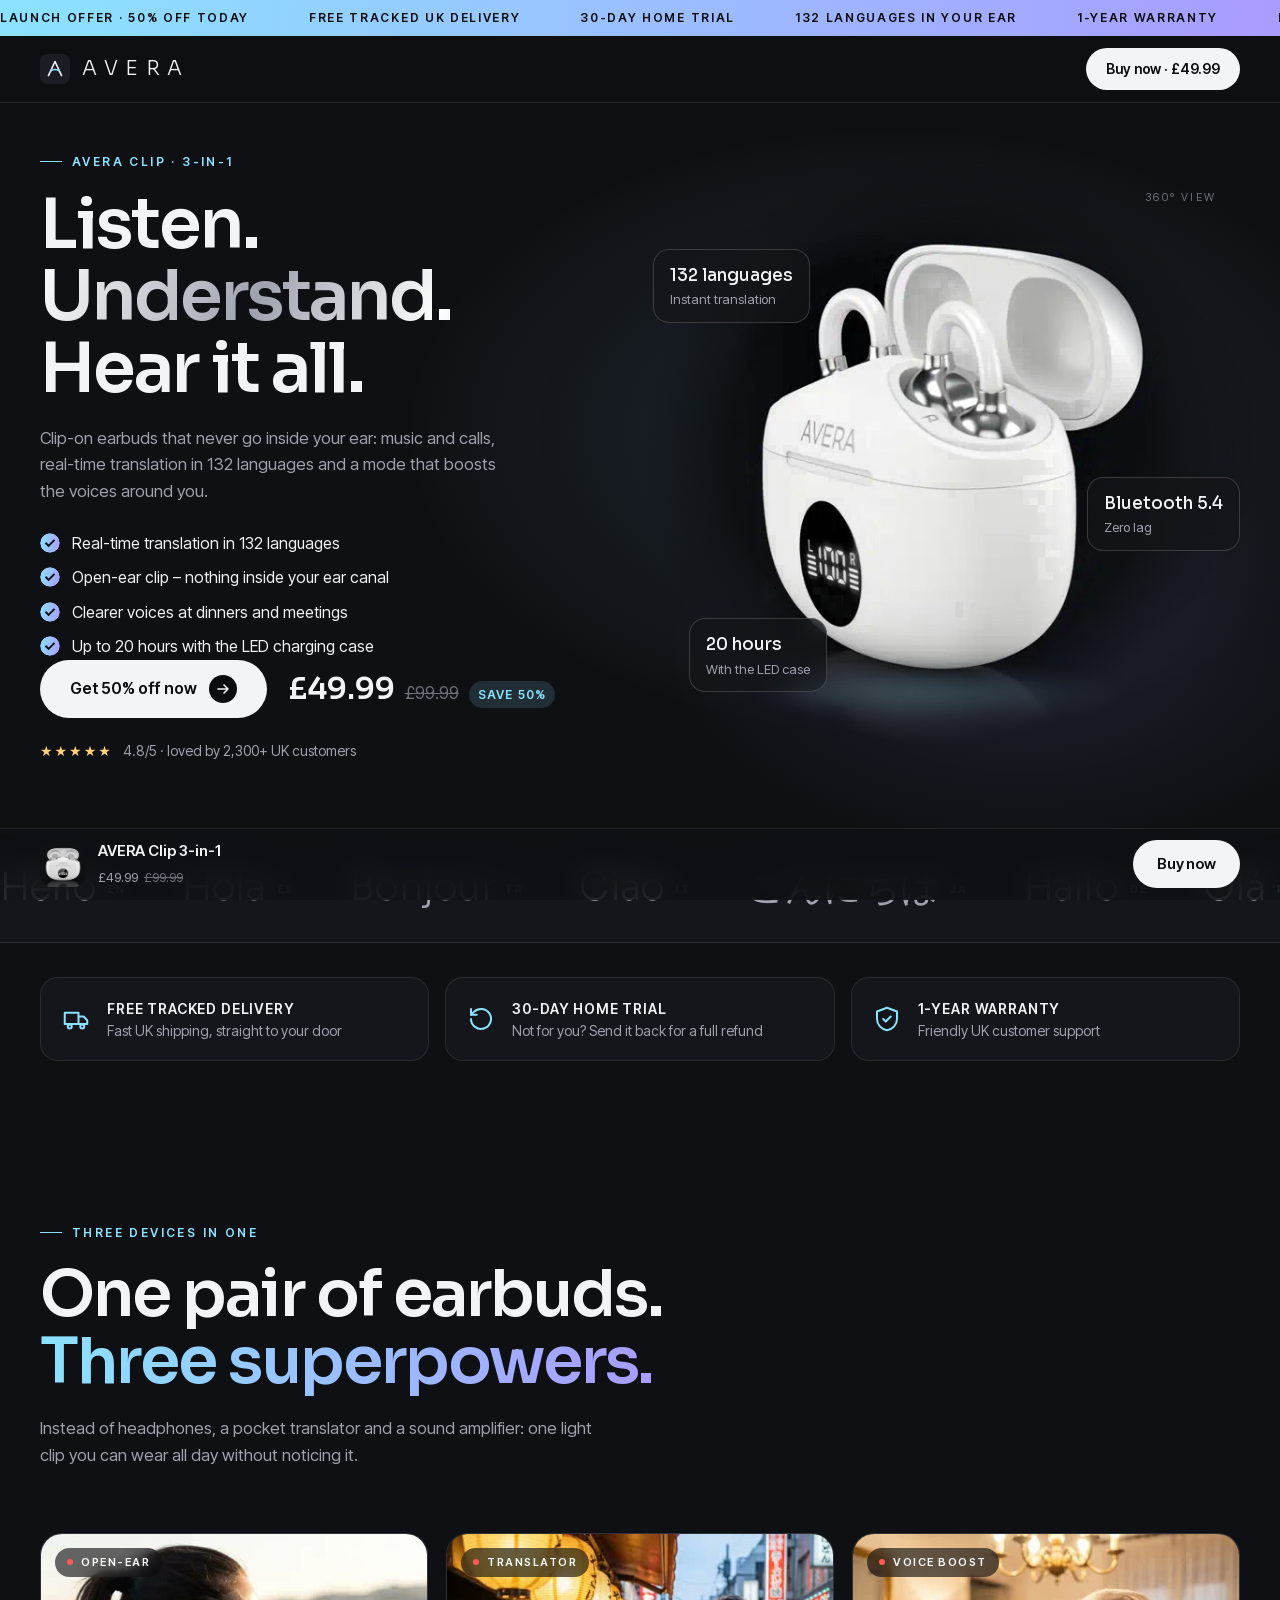
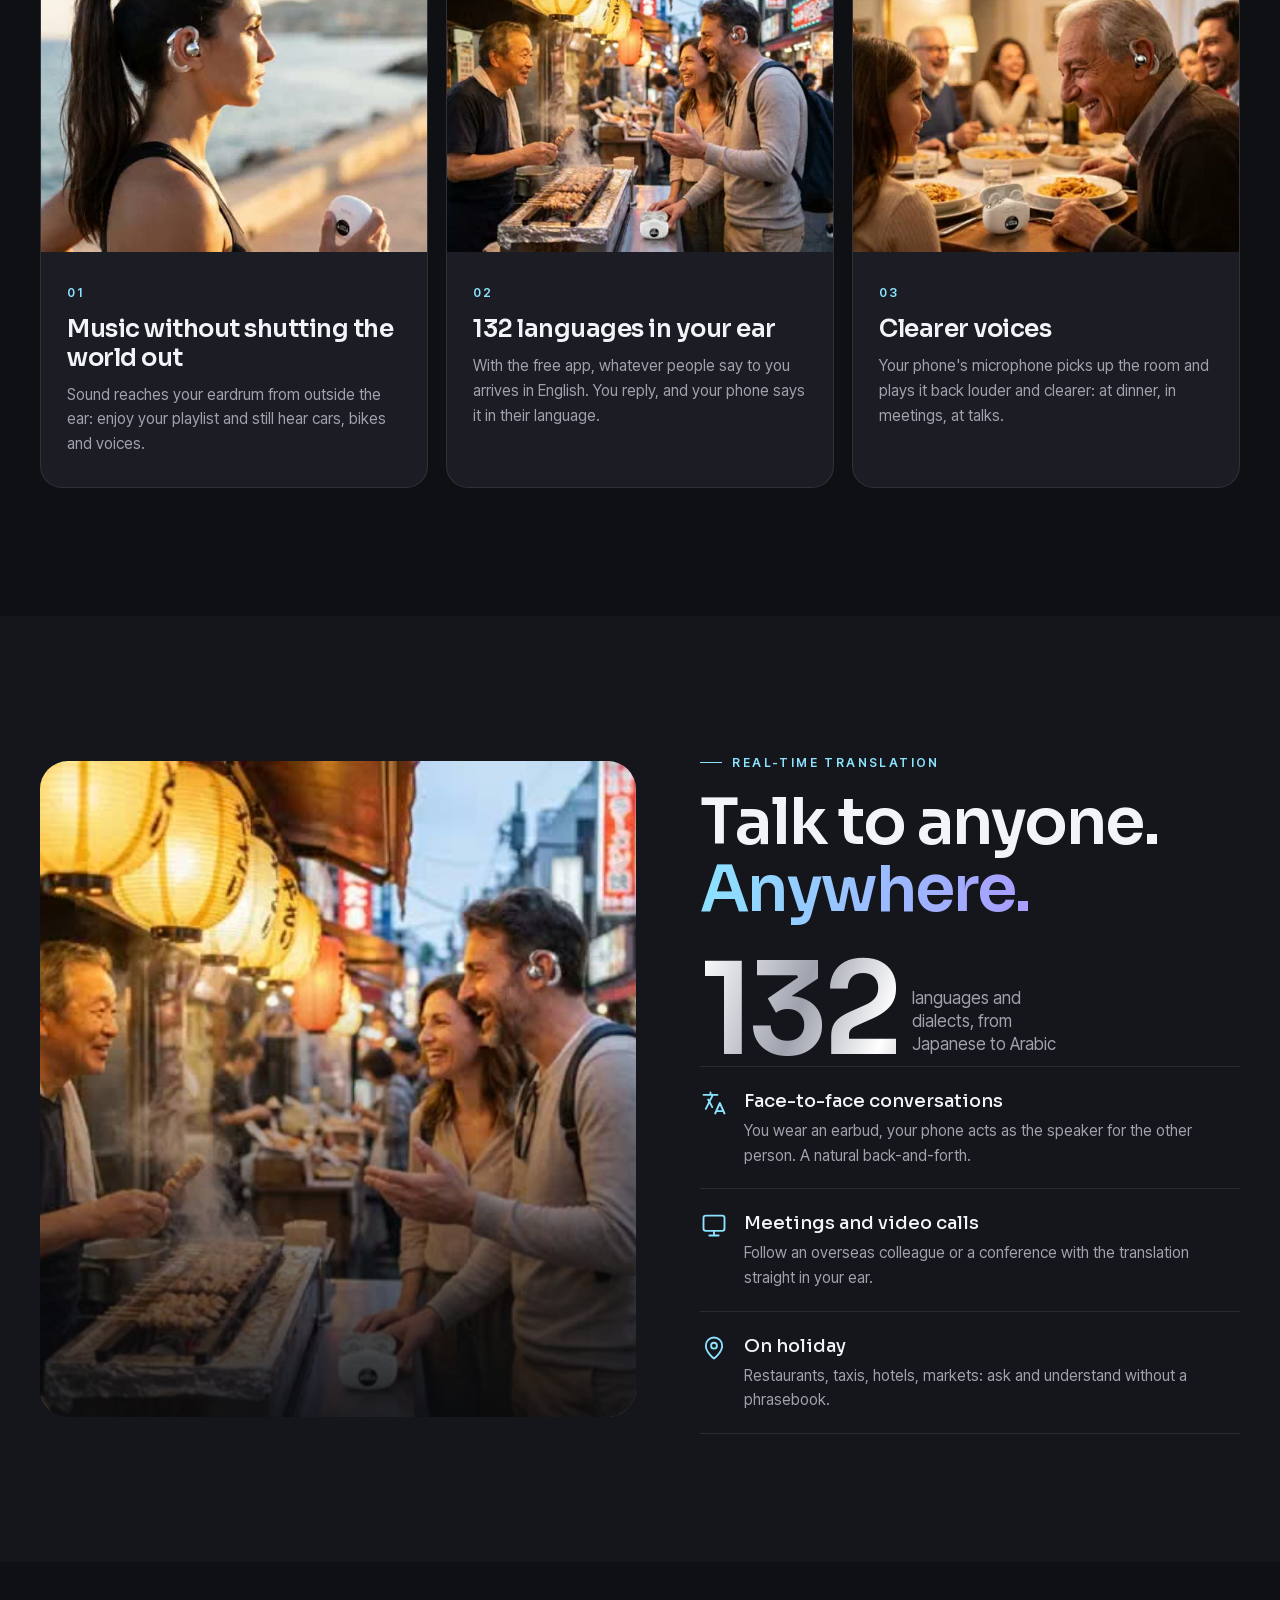
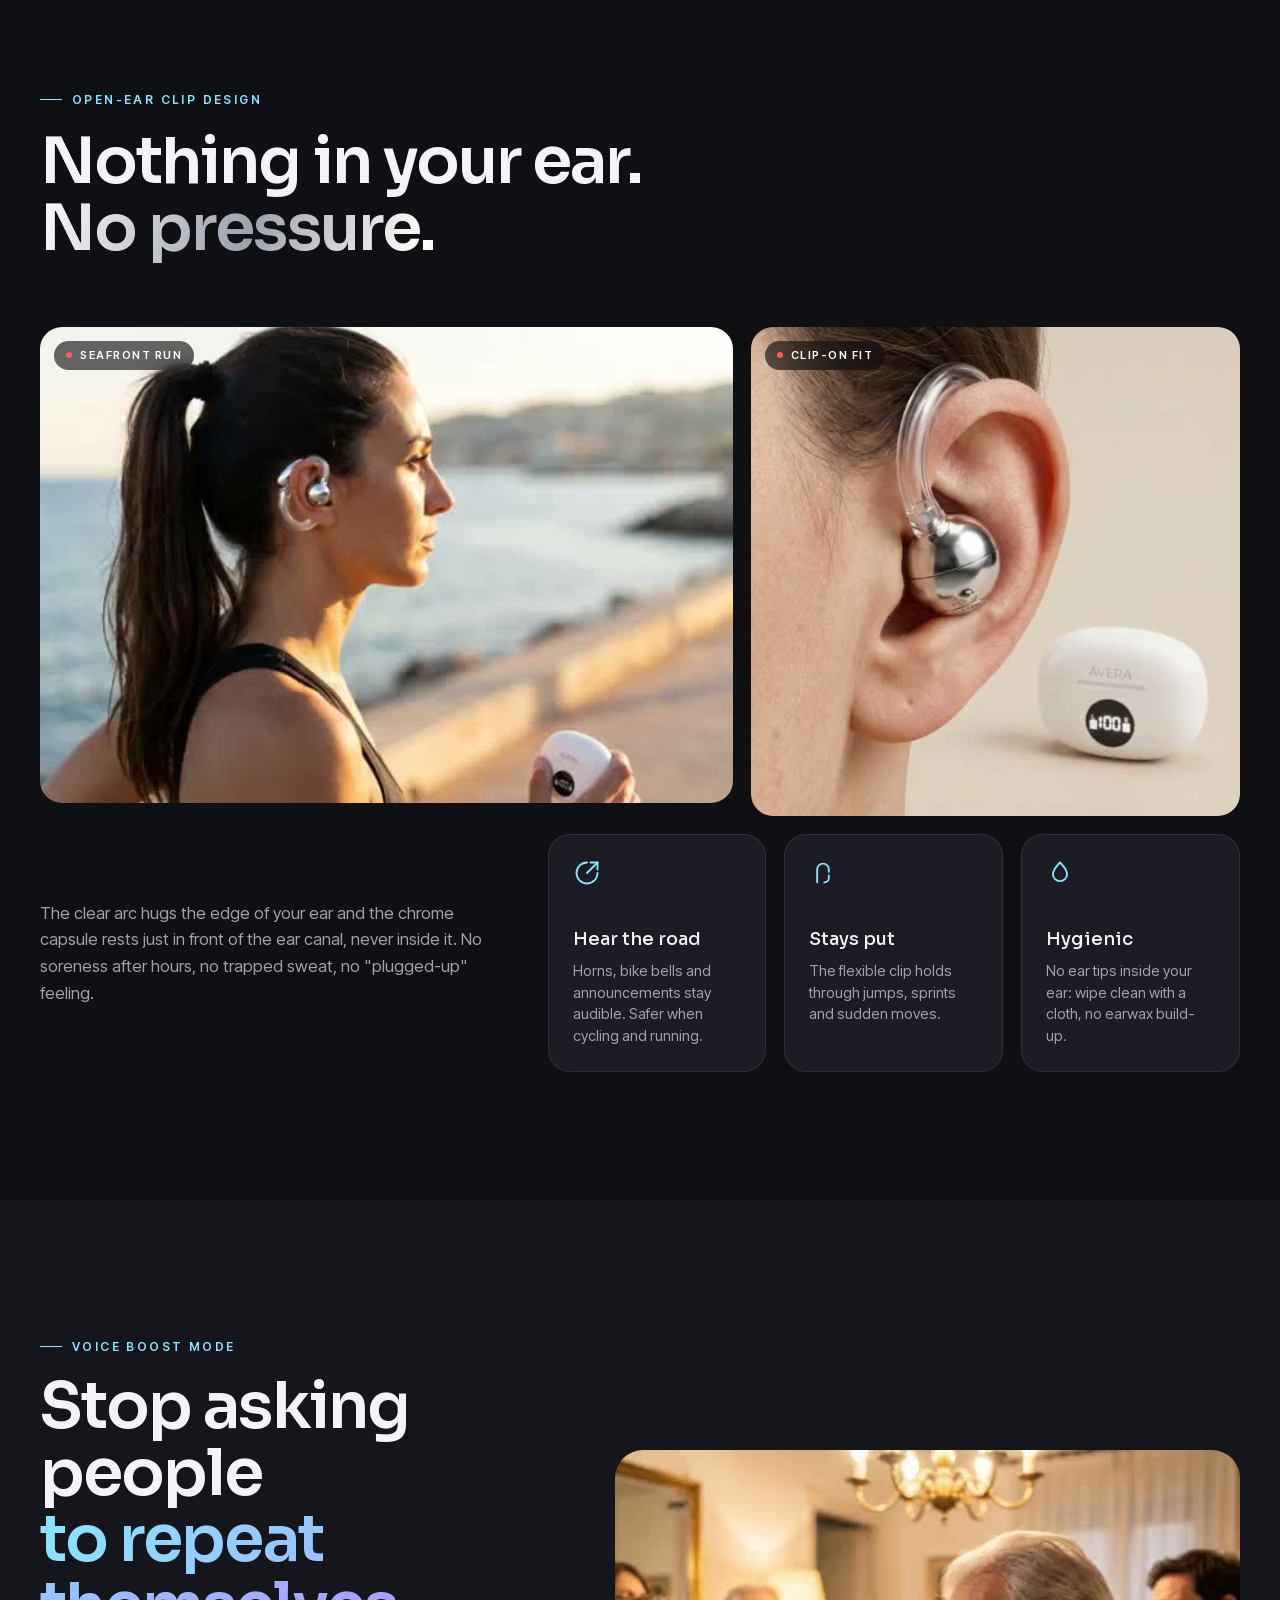
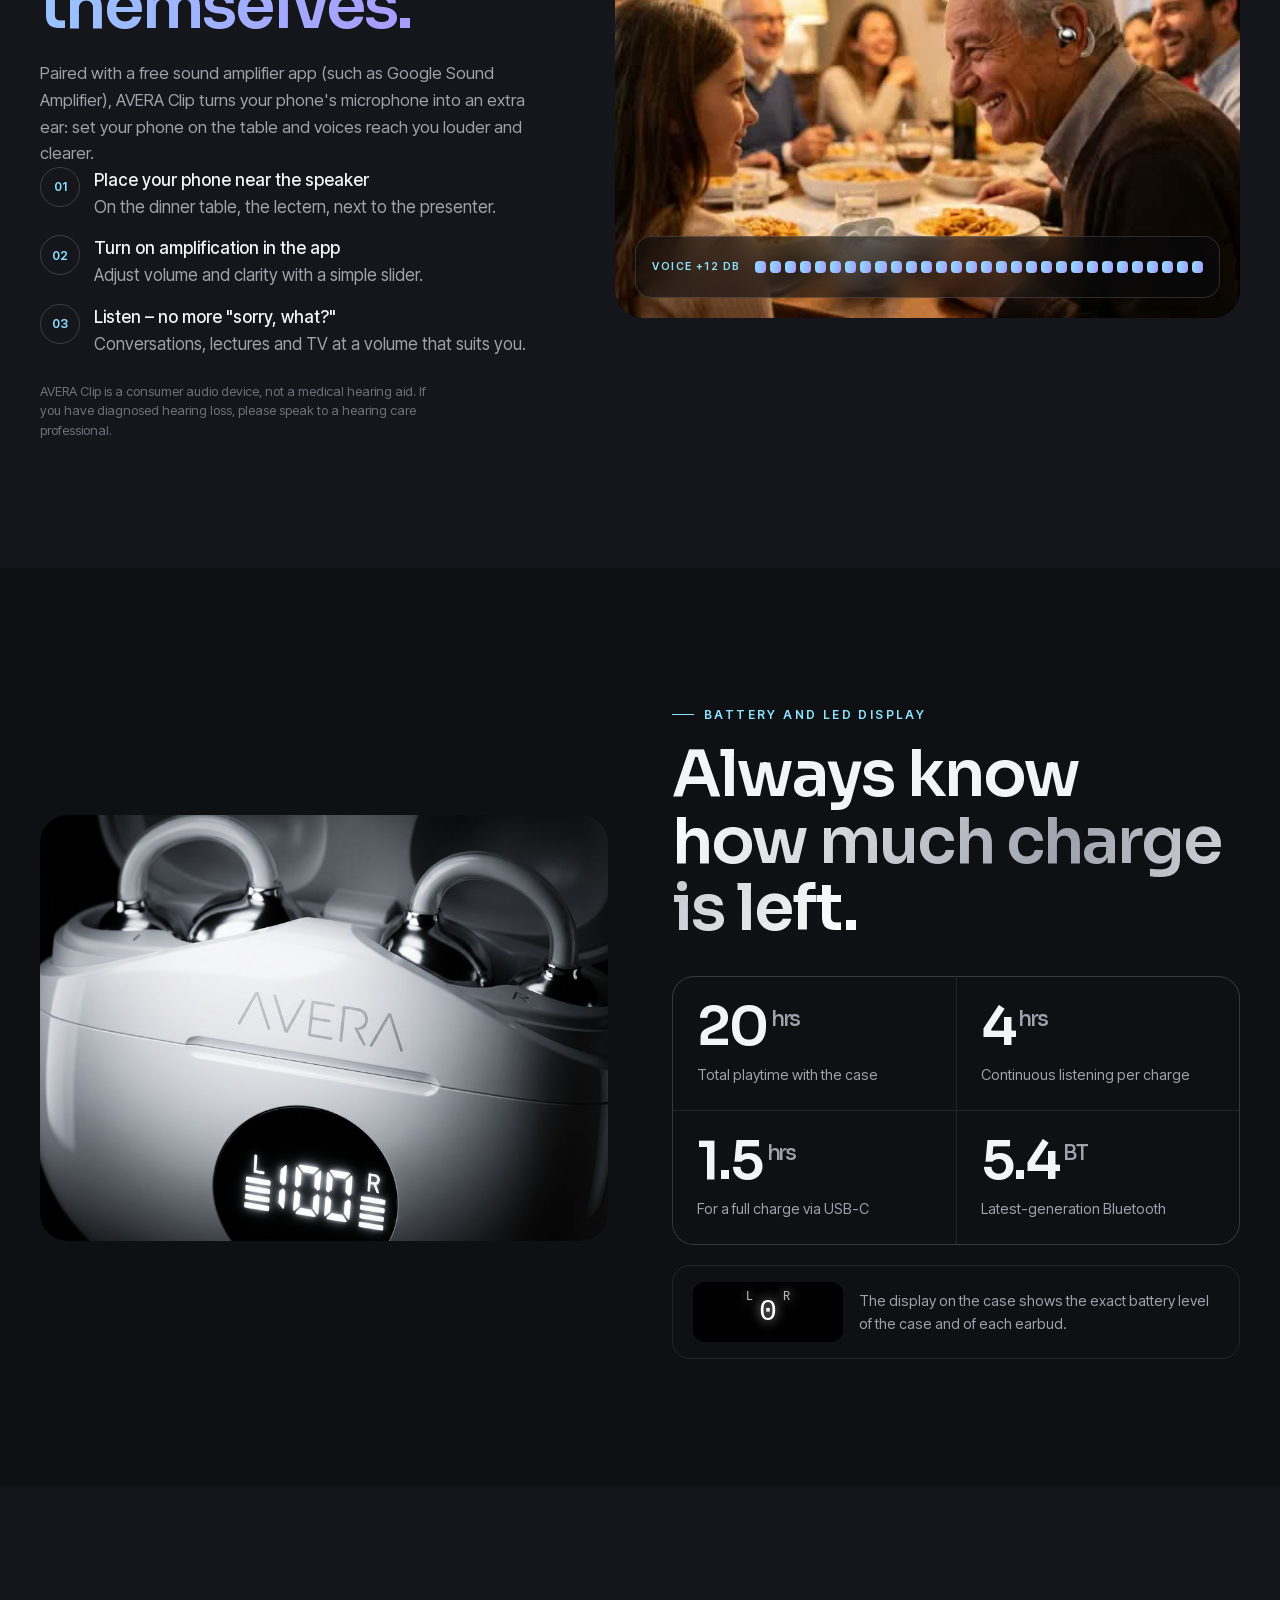
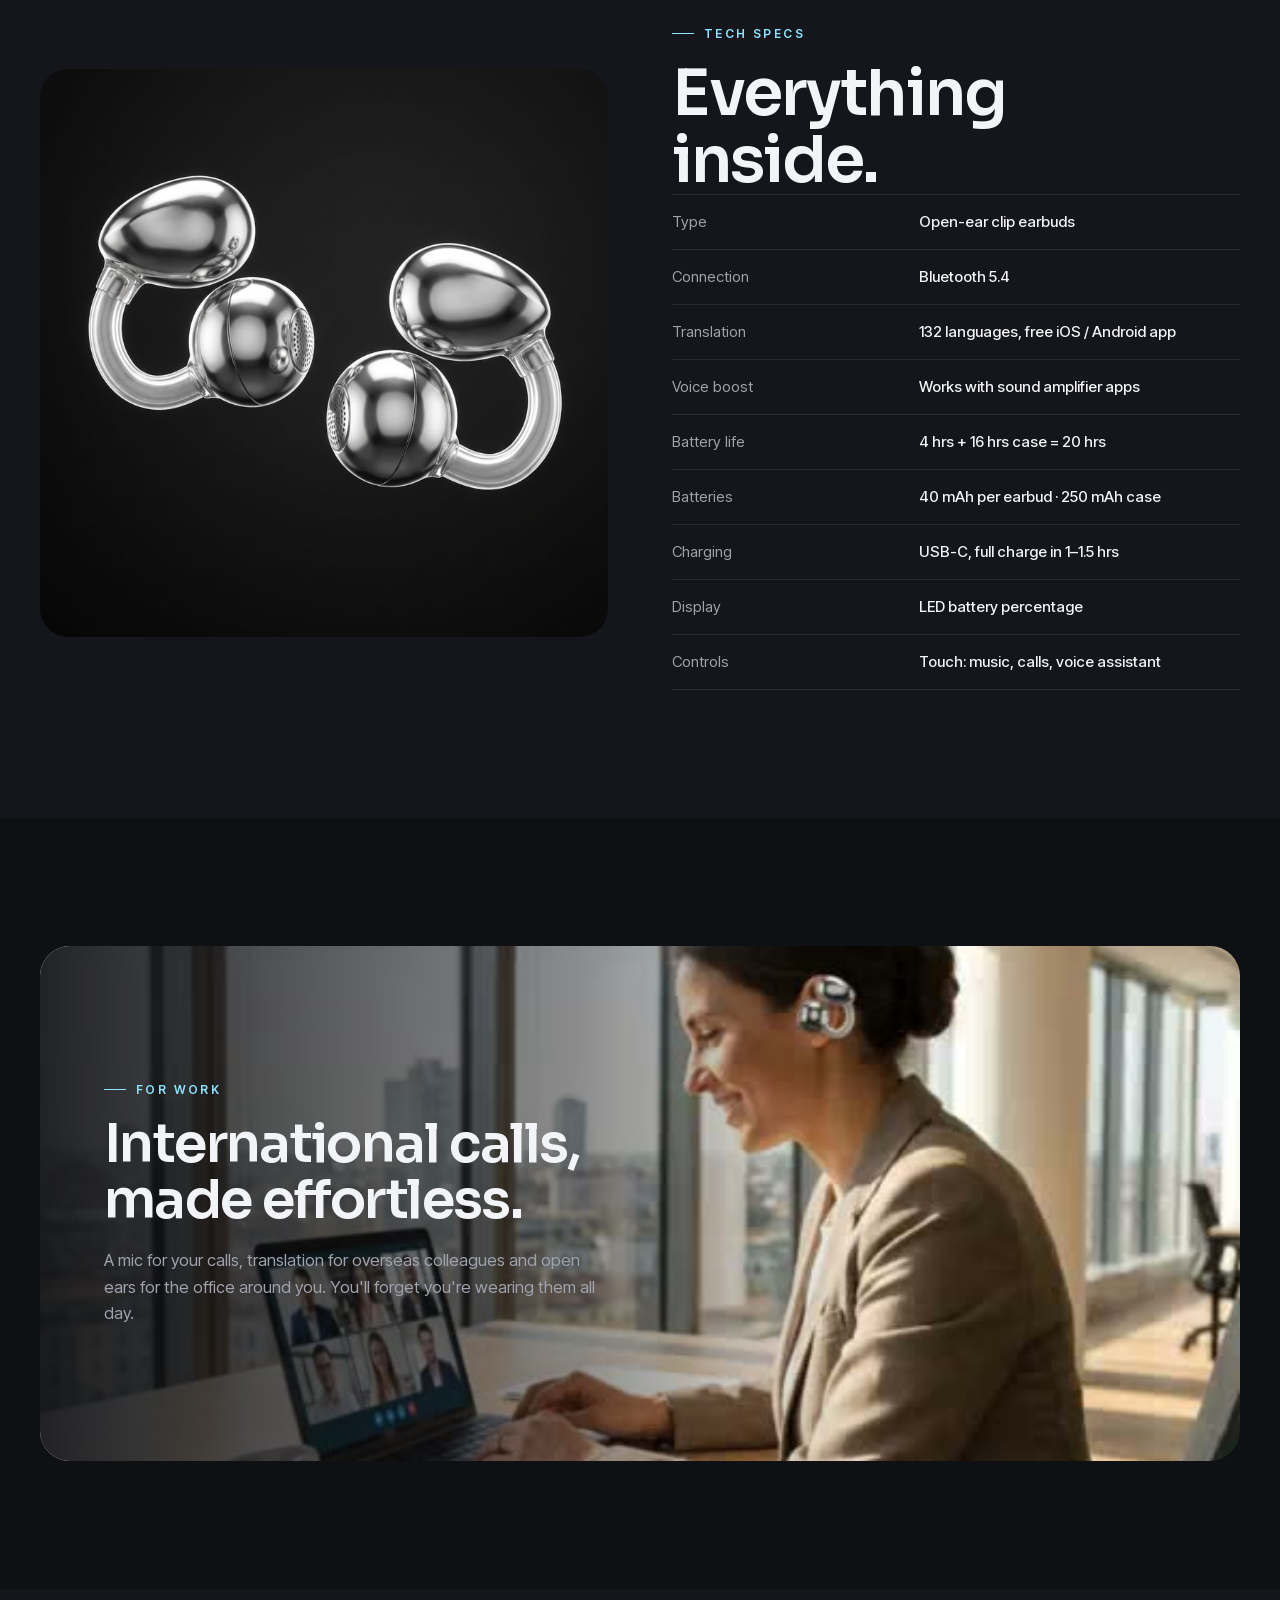
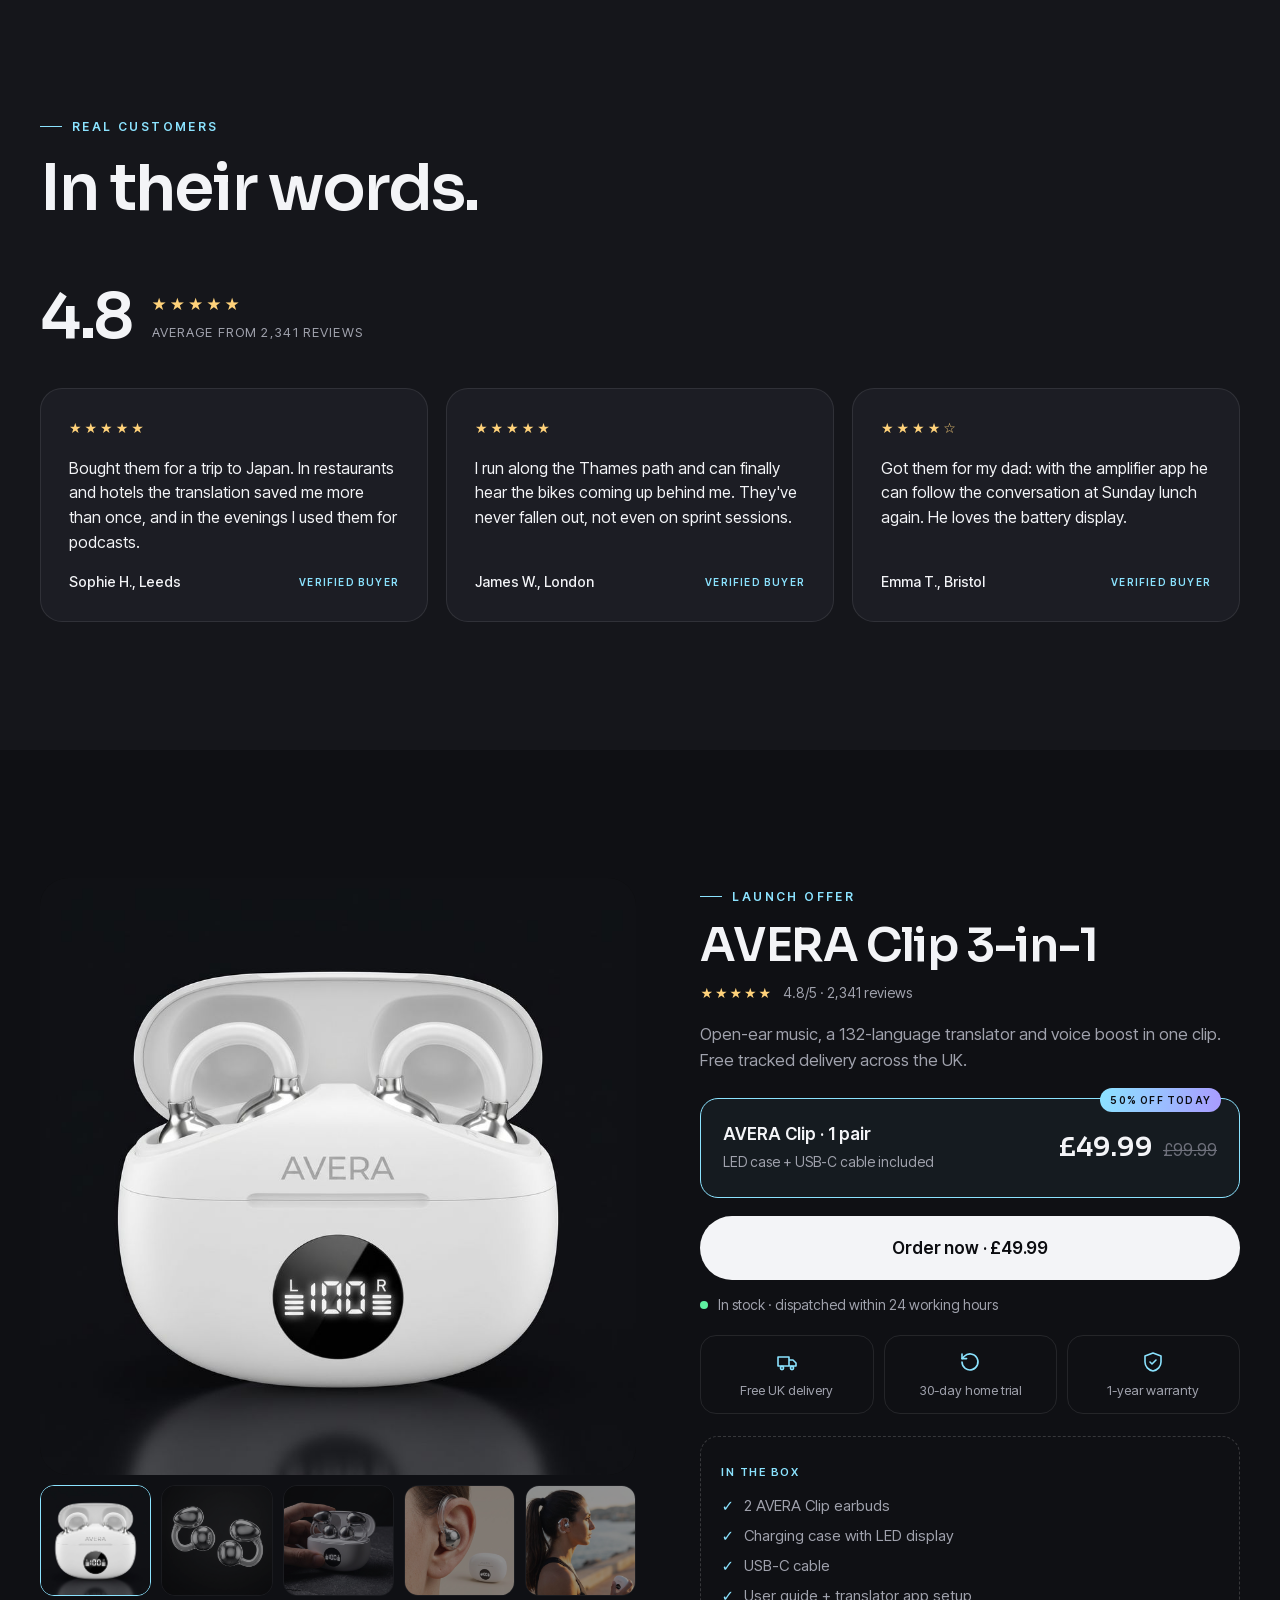
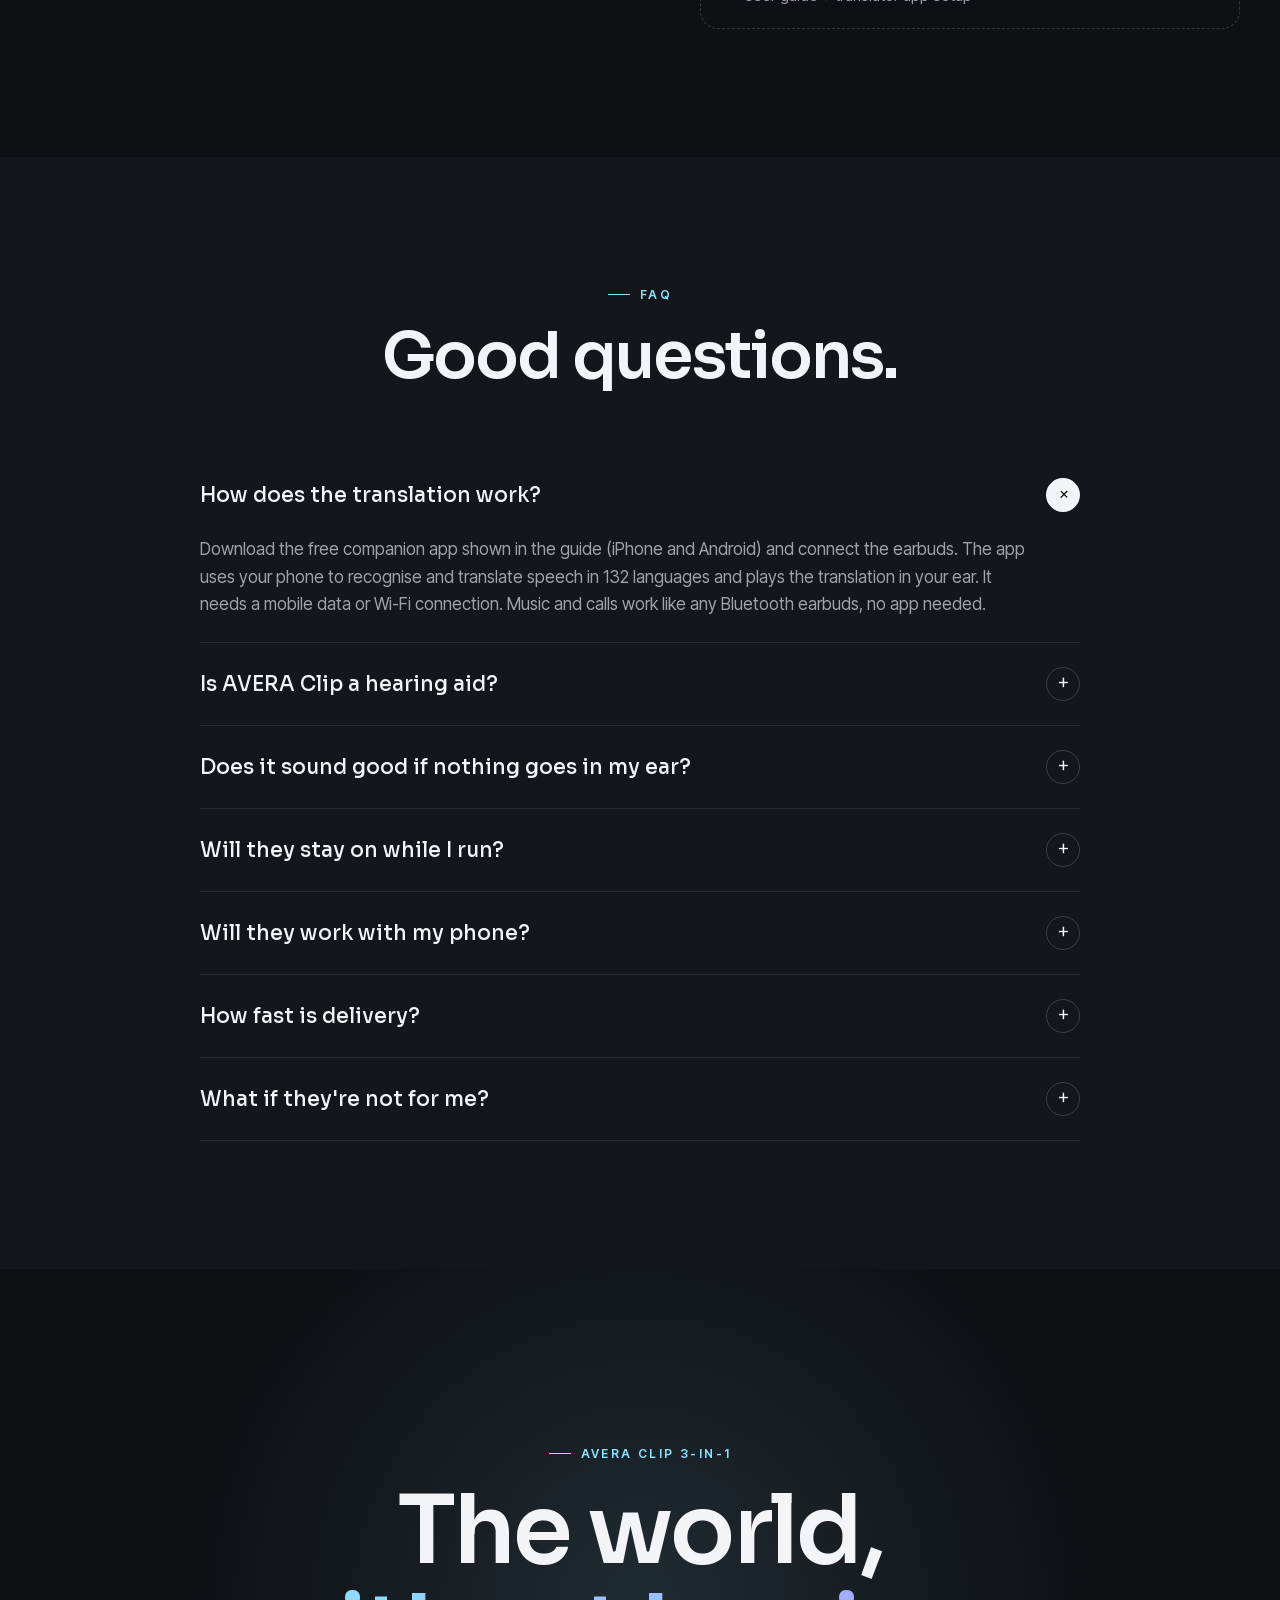
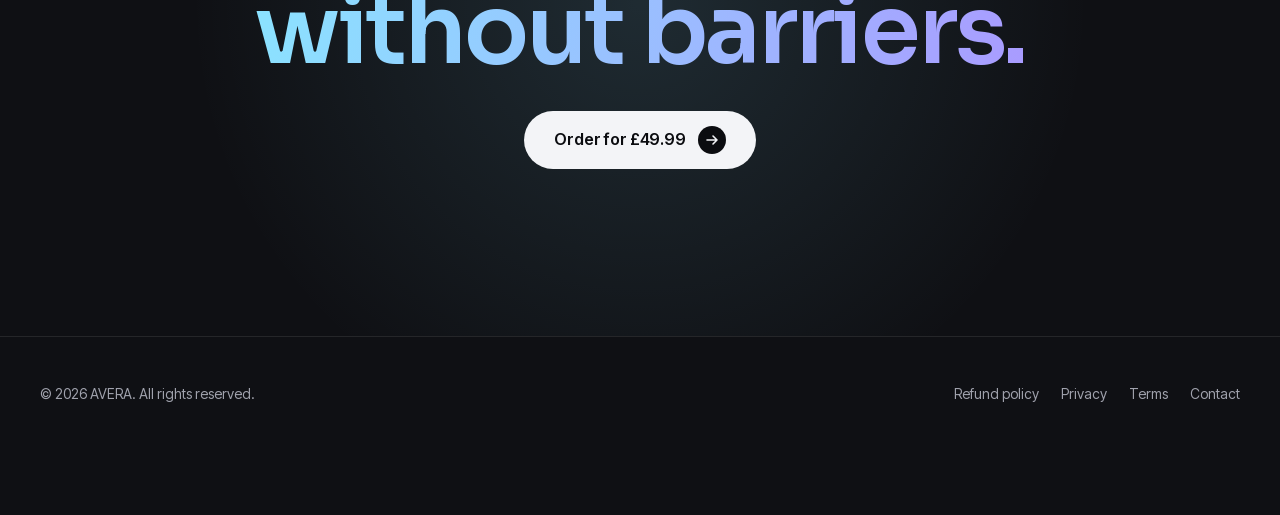
<file: index.html>
<!DOCTYPE html>
<html lang="en-GB">
<head>
<meta charset="utf-8">
<meta name="viewport" content="width=device-width,initial-scale=1">
<title>AVERA Clip 3-in-1 &#8211; Open-ear translator earbuds</title>
<meta name="description" content="AVERA Clip: 3-in-1 open-ear clip earbuds. Music without blocking your ears, real-time translation in 132 languages and an app-based voice boost mode. LED display, up to 20 hours of battery.">
<link rel="stylesheet" href="https://camillithomas7-prog.github.io/avera-clip/style-f54c1eb9.css">
</head>
<body>
<div class="av">

<div class="av-bar"><div class="av-bar-t">
<span>LAUNCH OFFER &#183; 50% OFF TODAY</span><span>FREE TRACKED UK DELIVERY</span><span>30-DAY HOME TRIAL</span><span>132 LANGUAGES IN YOUR EAR</span><span>1-YEAR WARRANTY</span>
<span>LAUNCH OFFER &#183; 50% OFF TODAY</span><span>FREE TRACKED UK DELIVERY</span><span>30-DAY HOME TRIAL</span><span>132 LANGUAGES IN YOUR EAR</span><span>1-YEAR WARRANTY</span>
</div></div>

<header class="av-head"><div class="av-wrap">
<a class="av-logo" href="/checkout"><svg viewBox="0 0 64 64"><rect width="64" height="64" rx="16" fill="#1c1d24"/><path d="M18 46 32 16l14 30" fill="none" stroke="#f3f4f7" stroke-width="3.4" stroke-linecap="round" stroke-linejoin="round"/><path d="M23 36c6-4 12-4 18 0" fill="none" stroke="#8be3ff" stroke-width="3.4" stroke-linecap="round"/></svg>AVERA</a>
<a class="av-cta" href="/checkout">Buy now &#183; &#163;49.99</a>
</div></header>

<section class="av-hero"><div class="av-wrap av-hero-in">
<div>
<span class="av-kick">AVERA Clip &#183; 3-in-1</span>
<h1>Listen.<br><span class="av-chr">Understand.</span><br>Hear it all.</h1>
<p class="av-lead">Clip-on earbuds that never go inside your ear: music and calls, real-time translation in 132 languages and a mode that boosts the voices around you.</p>
<ul class="av-ticks">
<li>Real-time translation in 132 languages</li>
<li>Open-ear clip &#8211; nothing inside your ear canal</li>
<li>Clearer voices at dinners and meetings</li>
<li>Up to 20 hours with the LED charging case</li>
</ul>
<div class="av-buy">
<a class="av-cta av-cta--pulse" href="/checkout">Get 50% off now <svg viewBox="0 0 28 28"><circle cx="14" cy="14" r="14" fill="#0b0c10"/><path d="M9 14h10m-4-4 4 4-4 4" fill="none" stroke="#f3f4f7" stroke-width="1.6" stroke-linecap="round" stroke-linejoin="round"/></svg></a>
<div class="av-price"><b>&#163;49.99</b><s>&#163;99.99</s><span>SAVE 50%</span></div>
</div>
<div class="av-stars"><i>&#9733;&#9733;&#9733;&#9733;&#9733;</i> 4.8/5 &#183; loved by 2,300+ UK customers</div>
</div>
<div class="av-stage">
<div class="av-stage-m"><img src="https://camillithomas7-prog.github.io/avera-clip/assets/rot-360.webp" alt="AVERA Clip charging case rotating 360 degrees"></div>
<span class="av-deg">360&#176; view</span>
<div class="av-badge av-badge--a"><b>132 languages</b>Instant translation</div>
<div class="av-badge av-badge--b"><b>Bluetooth 5.4</b>Zero lag</div>
<div class="av-badge av-badge--c"><b>20 hours</b>With the LED case</div>
</div>
</div></section>

<div class="av-mq"><div class="av-mq-t">
<span>Hello<em>EN</em></span><span>Hola<em>ES</em></span><span>Bonjour<em>FR</em></span><span>Ciao<em>IT</em></span><span>&#12371;&#12435;&#12395;&#12385;&#12399;<em>JA</em></span><span>Hallo<em>DE</em></span><span>Ol&#225;<em>PT</em></span><span>&#20320;&#22909;<em>ZH</em></span><span>Merhaba<em>TR</em></span><span>&#50504;&#45397;&#54616;&#49464;&#50836;<em>KO</em></span><span>Cze&#347;&#263;<em>PL</em></span><span>&#1605;&#1585;&#1581;&#1576;&#1575;<em>AR</em></span>
<span>Hello<em>EN</em></span><span>Hola<em>ES</em></span><span>Bonjour<em>FR</em></span><span>Ciao<em>IT</em></span><span>&#12371;&#12435;&#12395;&#12385;&#12399;<em>JA</em></span><span>Hallo<em>DE</em></span><span>Ol&#225;<em>PT</em></span><span>&#20320;&#22909;<em>ZH</em></span><span>Merhaba<em>TR</em></span><span>&#50504;&#45397;&#54616;&#49464;&#50836;<em>KO</em></span><span>Cze&#347;&#263;<em>PL</em></span><span>&#1605;&#1585;&#1581;&#1576;&#1575;<em>AR</em></span>
</div></div>

<div class="av-wrap av-trust">
<div><svg class="av-ico" viewBox="0 0 24 24"><path d="M3 7h11v9H3zM14 10h4l3 3v3h-7"/><circle cx="7" cy="18" r="1.6"/><circle cx="17" cy="18" r="1.6"/></svg><div><b>FREE TRACKED DELIVERY</b><p>Fast UK shipping, straight to your door</p></div></div>
<div><svg class="av-ico" viewBox="0 0 24 24"><path d="M4 12a8 8 0 1 0 2.3-5.7L4 8.6"/><path d="M4 4v4.6h4.6"/></svg><div><b>30-DAY HOME TRIAL</b><p>Not for you? Send it back for a full refund</p></div></div>
<div><svg class="av-ico" viewBox="0 0 24 24"><path d="M12 3 4 6v6c0 4.5 3.4 8.2 8 9 4.6-.8 8-4.5 8-9V6z"/><path d="m9 12 2 2 4-4"/></svg><div><b>1-YEAR WARRANTY</b><p>Friendly UK customer support</p></div></div>
</div>

<section class="av-sec"><div class="av-wrap">
<div class="av-shead av-rv">
<span class="av-kick">Three devices in one</span>
<h2>One pair of earbuds.<br><span class="av-gr">Three superpowers.</span></h2>
<p class="av-lead">Instead of headphones, a pocket translator and a sound amplifier: one light clip you can wear all day without noticing it.</p>
</div>
<div class="av-three">
<article class="av-card"><div class="av-vid"><img src="https://camillithomas7-prog.github.io/avera-clip/assets/po-run.jpg" alt=""><video src="https://camillithomas7-prog.github.io/avera-clip/assets/v-run.mp4" autoplay muted loop playsinline preload="auto"></video><span class="av-tag">Open-ear</span></div><div class="av-card-b"><small>01</small><h3>Music without shutting the world out</h3><p>Sound reaches your eardrum from outside the ear: enjoy your playlist and still hear cars, bikes and voices.</p></div></article>
<article class="av-card"><div class="av-vid"><img src="https://camillithomas7-prog.github.io/avera-clip/assets/po-travel.jpg" alt=""><video src="https://camillithomas7-prog.github.io/avera-clip/assets/v-travel.mp4" autoplay muted loop playsinline preload="auto"></video><span class="av-tag">Translator</span></div><div class="av-card-b"><small>02</small><h3>132 languages in your ear</h3><p>With the free app, whatever people say to you arrives in English. You reply, and your phone says it in their language.</p></div></article>
<article class="av-card"><div class="av-vid"><img src="https://camillithomas7-prog.github.io/avera-clip/assets/po-senior.jpg" alt=""><video src="https://camillithomas7-prog.github.io/avera-clip/assets/v-senior.mp4" autoplay muted loop playsinline preload="auto"></video><span class="av-tag">Voice boost</span></div><div class="av-card-b"><small>03</small><h3>Clearer voices</h3><p>Your phone's microphone picks up the room and plays it back louder and clearer: at dinner, in meetings, at talks.</p></div></article>
</div>
</div></section>

<section class="av-sec av-band"><div class="av-wrap av-tr">
<div class="av-vid">
<img src="https://camillithomas7-prog.github.io/avera-clip/assets/po-travel.jpg" alt="">
<video src="https://camillithomas7-prog.github.io/avera-clip/assets/v-travel.mp4" autoplay muted loop playsinline preload="auto"></video>
<div class="av-chat">
<div class="av-bub av-bub--a"><small>Japanese &#8594; English</small>Welcome! What can I make for you tonight?</div>
<div class="av-bub av-bub--b"><small>You &#183; English &#8594; Japanese</small>Two chicken skewers and one veggie, please.</div>
<div class="av-bub av-bub--a"><small>Japanese &#8594; English</small>Great choice. Would you like tare sauce?</div>
<div class="av-bub av-bub--b"><small>You &#183; English &#8594; Japanese</small>Yes please &#8211; and a bit spicy!</div>
</div>
</div>
<div>
<div class="av-rv">
<span class="av-kick">Real-time translation</span>
<h2 style="margin-top:18px">Talk to anyone.<br><span class="av-gr">Anywhere.</span></h2>
<div class="av-big"><b class="av-chr">132</b><span>languages and dialects, from Japanese to Arabic</span></div>
</div>
<ul class="av-list av-rv">
<li><svg class="av-ico" viewBox="0 0 24 24"><path d="M3 5h12M9 3v2m1.5 10.5L7 9m-2 8 6-12"/><path d="m13 21 4-9 4 9m-7-2h6"/></svg><div><b>Face-to-face conversations</b><p>You wear an earbud, your phone acts as the speaker for the other person. A natural back-and-forth.</p></div></li>
<li><svg class="av-ico" viewBox="0 0 24 24"><rect x="3" y="4" width="18" height="13" rx="2"/><path d="M8 21h8M12 17v4"/></svg><div><b>Meetings and video calls</b><p>Follow an overseas colleague or a conference with the translation straight in your ear.</p></div></li>
<li><svg class="av-ico" viewBox="0 0 24 24"><path d="M12 21s-7-5.4-7-11a7 7 0 0 1 14 0c0 5.6-7 11-7 11z"/><circle cx="12" cy="10" r="2.5"/></svg><div><b>On holiday</b><p>Restaurants, taxis, hotels, markets: ask and understand without a phrasebook.</p></div></li>
</ul>
</div>
</div></section>

<section class="av-sec"><div class="av-wrap">
<div class="av-shead av-rv">
<span class="av-kick">Open-ear clip design</span>
<h2>Nothing in your ear.<br><span class="av-chr">No pressure.</span></h2>
</div>
<div class="av-oe">
<div class="av-vid av-oe-a"><img src="https://camillithomas7-prog.github.io/avera-clip/assets/po-run.jpg" alt=""><video src="https://camillithomas7-prog.github.io/avera-clip/assets/v-run.mp4" autoplay muted loop playsinline preload="auto"></video><span class="av-tag">Seafront run</span></div>
<div class="av-vid av-oe-b"><img src="https://camillithomas7-prog.github.io/avera-clip/assets/po-ear.jpg" alt=""><video src="https://camillithomas7-prog.github.io/avera-clip/assets/v-ear.mp4" autoplay muted loop playsinline preload="auto"></video><span class="av-tag">Clip-on fit</span></div>
<div class="av-oe-t av-rv"><p class="av-lead">The clear arc hugs the edge of your ear and the chrome capsule rests just in front of the ear canal, never inside it. No soreness after hours, no trapped sweat, no "plugged-up" feeling.</p></div>
<div class="av-oe-c">
<div class="av-stat"><svg class="av-ico" viewBox="0 0 24 24"><path d="M12 3a9 9 0 1 0 9 9"/><path d="m21 3-9 9"/><path d="M15 3h6v6"/></svg><b>Hear the road</b><p>Horns, bike bells and announcements stay audible. Safer when cycling and running.</p></div>
<div class="av-stat"><svg class="av-ico" viewBox="0 0 24 24"><path d="M7 20V9a5 5 0 0 1 10 0v2"/><path d="M13 20a4 4 0 0 0 4-4v-2"/></svg><b>Stays put</b><p>The flexible clip holds through jumps, sprints and sudden moves.</p></div>
<div class="av-stat"><svg class="av-ico" viewBox="0 0 24 24"><path d="M12 3c4 4 6 7 6 10a6 6 0 0 1-12 0c0-3 2-6 6-10z"/></svg><b>Hygienic</b><p>No ear tips inside your ear: wipe clean with a cloth, no earwax build-up.</p></div>
</div>
</div>
</div></section>

<section class="av-sec av-band"><div class="av-wrap av-amp">
<div>
<div class="av-rv">
<span class="av-kick">Voice boost mode</span>
<h2 style="margin:18px 0 20px">Stop asking people<br><span class="av-gr">to repeat themselves.</span></h2>
<p class="av-lead">Paired with a free sound amplifier app (such as Google Sound Amplifier), AVERA Clip turns your phone's microphone into an extra ear: set your phone on the table and voices reach you louder and clearer.</p>
</div>
<ol class="av-steps av-rv">
<li><span>01</span><div><b>Place your phone near the speaker</b>On the dinner table, the lectern, next to the presenter.</div></li>
<li><span>02</span><div><b>Turn on amplification in the app</b>Adjust volume and clarity with a simple slider.</div></li>
<li><span>03</span><div><b>Listen &#8211; no more "sorry, what?"</b>Conversations, lectures and TV at a volume that suits you.</div></li>
</ol>
<p class="av-note">AVERA Clip is a consumer audio device, not a medical hearing aid. If you have diagnosed hearing loss, please speak to a hearing care professional.</p>
</div>
<div class="av-vid">
<img src="https://camillithomas7-prog.github.io/avera-clip/assets/po-senior.jpg" alt="">
<video src="https://camillithomas7-prog.github.io/avera-clip/assets/v-senior.mp4" autoplay muted loop playsinline preload="auto"></video>
<div class="av-wave"><em>Voice +12 dB</em><i></i><i></i><i></i><i></i><i></i><i></i><i></i><i></i><i></i><i></i><i></i><i></i><i></i><i></i><i></i><i></i><i></i><i></i><i></i><i></i><i></i><i></i><i></i><i></i><i></i><i></i><i></i><i></i><i></i><i></i></div>
</div>
</div></section>

<section class="av-sec"><div class="av-wrap av-bat">
<div class="av-bat-img"><img src="https://camillithomas7-prog.github.io/avera-clip/assets/d-led.jpg" alt="AVERA charging case LED display"></div>
<div class="av-rv">
<span class="av-kick">Battery and LED display</span>
<h2 style="margin-top:18px">Always know<br><span class="av-chr">how much charge is left.</span></h2>
<div class="av-nums">
<div><b>20<sup>hrs</sup></b><p>Total playtime with the case</p></div>
<div><b>4<sup>hrs</sup></b><p>Continuous listening per charge</p></div>
<div><b>1.5<sup>hrs</sup></b><p>For a full charge via USB-C</p></div>
<div><b>5.4<sup>BT</sup></b><p>Latest-generation Bluetooth</p></div>
</div>
<div class="av-led"><div class="av-led-d"><small>L</small><span class="av-led-n"></span><small>R</small></div><p>The display on the case shows the exact battery level of the case and of each earbud.</p></div>
</div>
</div></section>

<section class="av-sec av-band"><div class="av-wrap av-float">
<div class="av-float-img"><img src="https://camillithomas7-prog.github.io/avera-clip/assets/p-buds.jpg" alt="AVERA Clip earbuds"></div>
<div class="av-rv">
<span class="av-kick">Tech specs</span>
<h2 style="margin-top:18px">Everything<br>inside.</h2>
<dl class="av-spec">
<dt>Type</dt><dd>Open-ear clip earbuds</dd>
<dt>Connection</dt><dd>Bluetooth 5.4</dd>
<dt>Translation</dt><dd>132 languages, free iOS / Android app</dd>
<dt>Voice boost</dt><dd>Works with sound amplifier apps</dd>
<dt>Battery life</dt><dd>4 hrs + 16 hrs case = 20 hrs</dd>
<dt>Batteries</dt><dd>40 mAh per earbud &#183; 250 mAh case</dd>
<dt>Charging</dt><dd>USB-C, full charge in 1&#8211;1.5 hrs</dd>
<dt>Display</dt><dd>LED battery percentage</dd>
<dt>Controls</dt><dd>Touch: music, calls, voice assistant</dd>
</dl>
</div>
</div></section>

<section class="av-sec"><div class="av-wrap">
<div class="av-wide av-vid">
<img src="https://camillithomas7-prog.github.io/avera-clip/assets/po-office.jpg" alt="">
<video src="https://camillithomas7-prog.github.io/avera-clip/assets/v-office.mp4" autoplay muted loop playsinline preload="auto"></video>
<div class="av-wide-t">
<span class="av-kick">For work</span>
<h2 style="font-size:clamp(32px,4.2vw,58px)">International calls,<br>made effortless.</h2>
<p class="av-lead">A mic for your calls, translation for overseas colleagues and open ears for the office around you. You'll forget you're wearing them all day.</p>
</div>
</div>
</div></section>

<section class="av-sec av-band"><div class="av-wrap">
<div class="av-shead av-rv"><span class="av-kick">Real customers</span><h2>In their words.</h2></div>
<div class="av-score av-rv"><b>4.8</b><div><i>&#9733;&#9733;&#9733;&#9733;&#9733;</i><p>Average from 2,341 reviews</p></div></div>
<div class="av-revs">
<div class="av-rev av-rv"><i>&#9733;&#9733;&#9733;&#9733;&#9733;</i><p>Bought them for a trip to Japan. In restaurants and hotels the translation saved me more than once, and in the evenings I used them for podcasts.</p><div class="av-rev-who"><b>Sophie H., Leeds</b><span>Verified buyer</span></div></div>
<div class="av-rev av-rv"><i>&#9733;&#9733;&#9733;&#9733;&#9733;</i><p>I run along the Thames path and can finally hear the bikes coming up behind me. They've never fallen out, not even on sprint sessions.</p><div class="av-rev-who"><b>James W., London</b><span>Verified buyer</span></div></div>
<div class="av-rev av-rv"><i>&#9733;&#9733;&#9733;&#9733;&#9734;</i><p>Got them for my dad: with the amplifier app he can follow the conversation at Sunday lunch again. He loves the battery display.</p><div class="av-rev-who"><b>Emma T., Bristol</b><span>Verified buyer</span></div></div>
</div>
</div></section>

<section class="av-sec"><div class="av-wrap av-off">
<div class="av-gal">
<div class="av-gal-main"><img src="https://camillithomas7-prog.github.io/avera-clip/assets/p-front.jpg" alt="AVERA Clip"><img class="av-m2" src="https://camillithomas7-prog.github.io/avera-clip/assets/p-buds.jpg" alt=""><img class="av-m3" src="https://camillithomas7-prog.github.io/avera-clip/assets/l-hand.jpg" alt=""><img class="av-m4" src="https://camillithomas7-prog.github.io/avera-clip/assets/d-ear.jpg" alt=""><img class="av-m5" src="https://camillithomas7-prog.github.io/avera-clip/assets/l-run.jpg" alt=""></div>
<div class="av-thumbs">
<label class="av-t1"><input type="radio" name="avg" checked><img src="https://camillithomas7-prog.github.io/avera-clip/assets/p-front.jpg" alt=""></label>
<label class="av-t2"><input type="radio" name="avg"><img src="https://camillithomas7-prog.github.io/avera-clip/assets/p-buds.jpg" alt=""></label>
<label class="av-t3"><input type="radio" name="avg"><img src="https://camillithomas7-prog.github.io/avera-clip/assets/l-hand.jpg" alt=""></label>
<label class="av-t4"><input type="radio" name="avg"><img src="https://camillithomas7-prog.github.io/avera-clip/assets/d-ear.jpg" alt=""></label>
<label class="av-t5"><input type="radio" name="avg"><img src="https://camillithomas7-prog.github.io/avera-clip/assets/l-run.jpg" alt=""></label>
</div>
</div>
<div class="av-off-b">
<span class="av-kick">Launch offer</span>
<h2>AVERA Clip 3-in-1</h2>
<div class="av-stars" style="margin-top:12px"><i>&#9733;&#9733;&#9733;&#9733;&#9733;</i> 4.8/5 &#183; 2,341 reviews</div>
<p class="av-lead">Open-ear music, a 132-language translator and voice boost in one clip. Free tracked delivery across the UK.</p>
<div class="av-pack"><em>50% off today</em><div><b>AVERA Clip &#183; 1 pair</b><small>LED case + USB-C cable included</small></div><div class="av-price"><b>&#163;49.99</b><s>&#163;99.99</s></div></div>
<a class="av-cta av-cta--pulse" href="/checkout">Order now &#183; &#163;49.99</a>
<p class="av-stock"><i></i>In stock &#183; dispatched within 24 working hours</p>
<div class="av-mini">
<div><svg class="av-ico" viewBox="0 0 24 24"><path d="M3 7h11v9H3zM14 10h4l3 3v3h-7"/><circle cx="7" cy="18" r="1.6"/><circle cx="17" cy="18" r="1.6"/></svg>Free UK delivery</div>
<div><svg class="av-ico" viewBox="0 0 24 24"><path d="M4 12a8 8 0 1 0 2.3-5.7L4 8.6"/><path d="M4 4v4.6h4.6"/></svg>30-day home trial</div>
<div><svg class="av-ico" viewBox="0 0 24 24"><path d="M12 3 4 6v6c0 4.5 3.4 8.2 8 9 4.6-.8 8-4.5 8-9V6z"/><path d="m9 12 2 2 4-4"/></svg>1-year warranty</div>
</div>
<div class="av-box"><b>In the box</b><ul><li>2 AVERA Clip earbuds</li><li>Charging case with LED display</li><li>USB-C cable</li><li>User guide + translator app setup</li></ul></div>
</div>
</div></section>

<section class="av-sec av-band"><div class="av-wrap">
<div class="av-shead av-shead--c av-rv"><span class="av-kick">FAQ</span><h2>Good questions.</h2></div>
<div class="av-faq">
<details open><summary>How does the translation work?</summary><p>Download the free companion app shown in the guide (iPhone and Android) and connect the earbuds. The app uses your phone to recognise and translate speech in 132 languages and plays the translation in your ear. It needs a mobile data or Wi-Fi connection. Music and calls work like any Bluetooth earbuds, no app needed.</p></details>
<details><summary>Is AVERA Clip a hearing aid?</summary><p>No, it is not a medical device. Voice boost mode works with sound amplifier apps (such as Google Sound Amplifier or the equivalent on iPhone): your phone picks up the sound around you and plays it louder and clearer in your earbuds. It helps with conversations and talks, but it does not replace a prescribed hearing aid.</p></details>
<details><summary>Does it sound good if nothing goes in my ear?</summary><p>Yes. The capsule points towards your ear canal and delivers sound straight to your eardrum. As they are open-ear, people very close to you may hear a faint sound at very high volume in a quiet room.</p></details>
<details><summary>Will they stay on while I run?</summary><p>The flexible clip hooks onto the edge of your ear and fits all ear sizes. It stays secure while running, cycling, at the gym and through sudden moves.</p></details>
<details><summary>Will they work with my phone?</summary><p>They work with any Bluetooth smartphone, tablet or computer: iPhone, Android, Mac and Windows.</p></details>
<details><summary>How fast is delivery?</summary><p>We dispatch within 24 working hours with tracked delivery. UK orders usually arrive in 3&#8211;6 working days, free of charge.</p></details>
<details><summary>What if they're not for me?</summary><p>You have 30 days to send them back for a full refund. Every AVERA Clip also comes with a 1-year warranty.</p></details>
</div>
</div></section>

<section class="av-fin"><div class="av-wrap">
<span class="av-kick">AVERA Clip 3-in-1</span>
<h2>The world,<br><span class="av-gr">without barriers.</span></h2>
<a class="av-cta av-cta--pulse" href="/checkout">Order for &#163;49.99 <svg viewBox="0 0 28 28"><circle cx="14" cy="14" r="14" fill="#0b0c10"/><path d="M9 14h10m-4-4 4 4-4 4" fill="none" stroke="#f3f4f7" stroke-width="1.6" stroke-linecap="round" stroke-linejoin="round"/></svg></a>
</div></section>

<footer class="av-foot"><div class="av-wrap">
<span>&#169; 2026 AVERA. All rights reserved.</span>
<nav><a href="/refund-policy">Refund policy</a><a href="/privacy-policy">Privacy</a><a href="/terms-of-service">Terms</a><a href="/contact-us">Contact</a></nav>
</div></footer>

<div class="av-sticky"><div class="av-wrap">
<div class="av-sticky-l"><img src="https://camillithomas7-prog.github.io/avera-clip/assets/p-front.jpg" alt=""><div><b>AVERA Clip 3-in-1</b><span>&#163;49.99<s>&#163;99.99</s></span></div></div>
<a class="av-cta" href="/checkout">Buy now</a>
</div></div>

</div>
</body>
</html>
</file>
